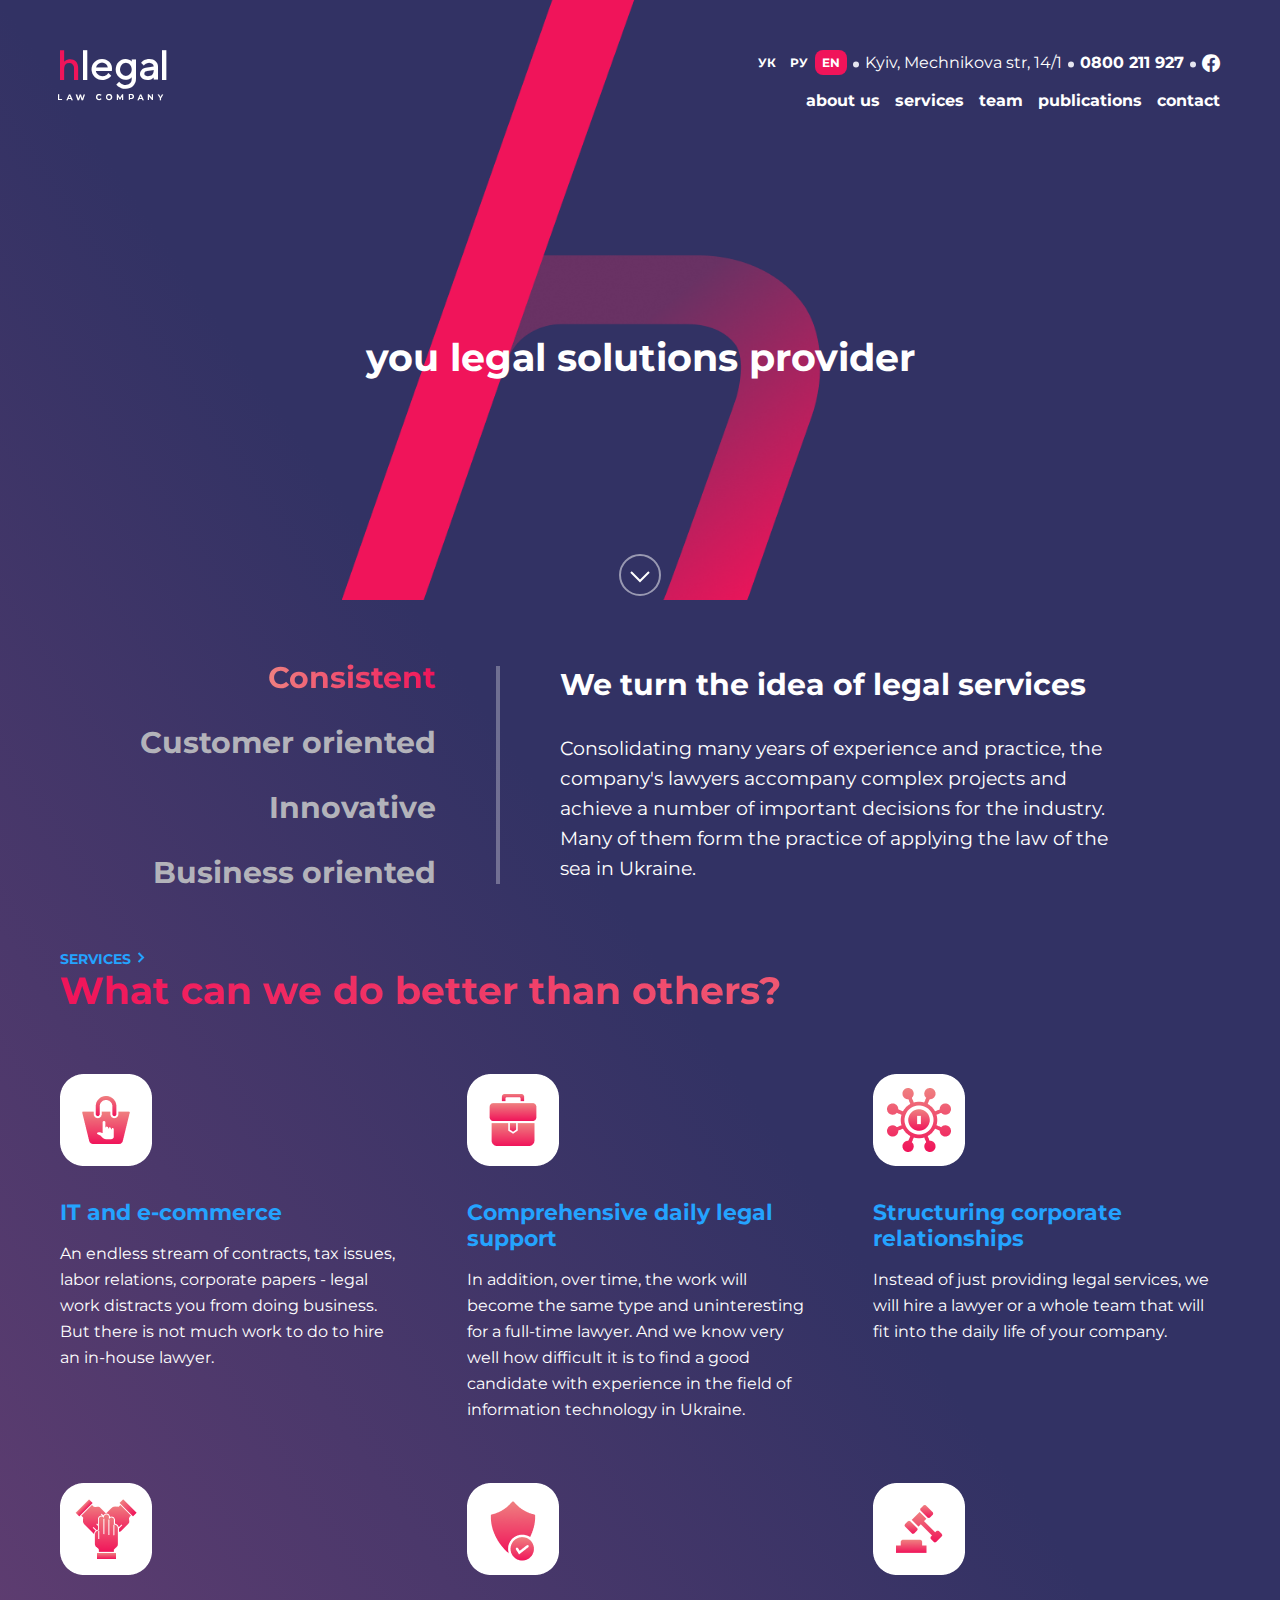
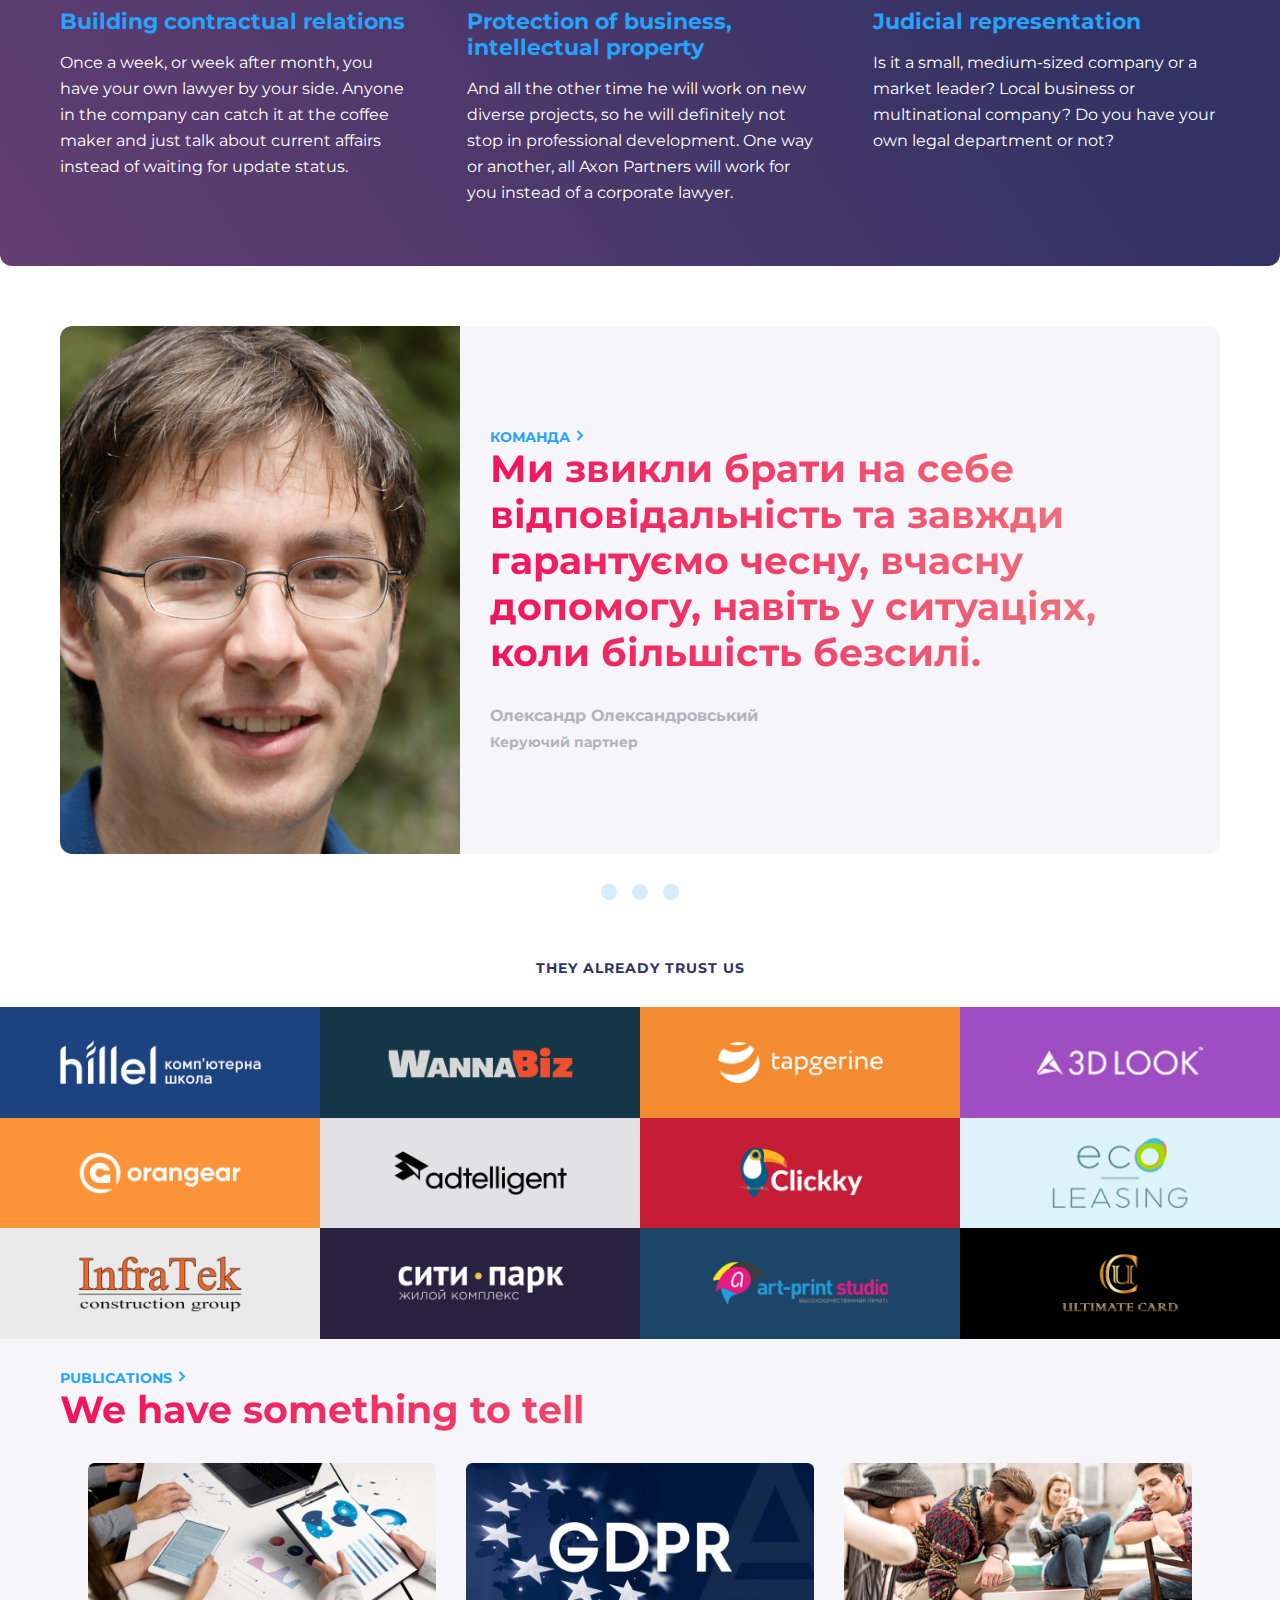
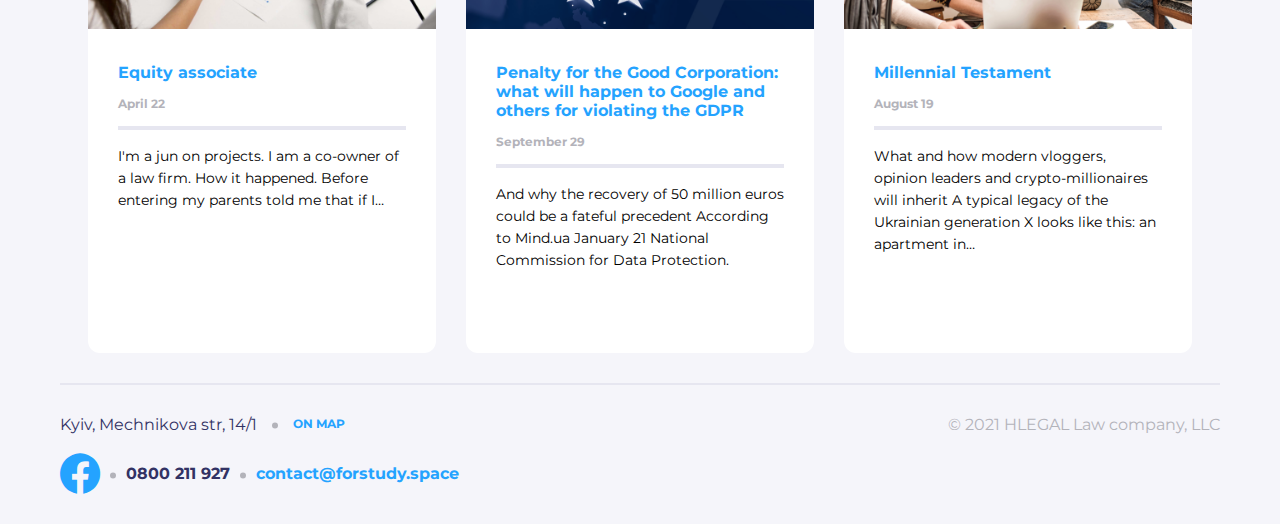
<file: index.html>
<!DOCTYPE html>
<html lang="en">

<head>
    <meta charset="UTF-8">
    <meta name="viewport" content="width=device-width, initial-scale=1.0">
    <link rel="stylesheet" href="./styles/style.css">
    <title>Hlegal</title>
</head>

<body>
    <div class="h_bg">
        <header class="header-mobile">
            <section class="lang">
                <menu class="buttons">
                    <li><button class="btn">УК</button></li>
                    <li><button class="btn">РУ</button></li>
                    <li><button class="btn btn-selected">EN</button></li>
                </menu>
                <a class="lang-phone" href="tel:+0800211927">0800 211 927</a>
            </section> 
            <section class="nav">
                <div class="logo-name_page">
                    <div class="clearfix bshadow0 pbs">
                        <span class="icon-logo_dark"><span class="path1"></span><span class="path2"></span><span class="path3"></span><span class="path4"></span><span class="path5"></span><span class="path6"></span><span class="path7"></span><span class="path8"></span><span class="path9"></span><span class="path10"></span><span class="path11"></span><span class="path12"></span><span class="path13"></span><span class="path14"></span><span class="path15"></span><span class="path16"></span><span class="path17"></span></span>
                        <span class="mls"></span>
                    </div>
                    <h3 class="name_page">services</h3>
                </div>
            <div class="btn_menu">
                <svg width="32" height="33" viewBox="0 0 32 33" fill="none" xmlns="http://www.w3.org/2000/svg">
                    <g id="Button / Hamburger">
                    <path id="Vector" d="M7 10.5H25" stroke="white" stroke-width="2"/>
                    <path id="Vector_2" d="M7 16.5H25" stroke="white" stroke-width="2"/>
                    <path id="Vector_3" d="M7 22.5H25" stroke="white" stroke-width="2"/>
                    </g>
                    </svg>
            </div>
            </section>
            <section class="text_scroll">
                <h1 class="title">you legal solutions provider</h1>
            <div class="scroll">
                <svg width="42" height="42" viewBox="0 0 42 42" fill="none" xmlns="http://www.w3.org/2000/svg">
                    <g clip-path="url(#clip0_22728_12366)">
                    <circle opacity="0.5" cx="21" cy="21" r="20" stroke="white" stroke-width="2"/>
                    <path d="M12 18L21 27L30 18" stroke="white" stroke-width="2"/>
                    </g>
                    <defs>
                    <clipPath id="clip0_22728_12366">
                    <rect width="42" height="42" fill="white"/>
                    </clipPath>
                    </defs>
                    </svg>
            </div>
            </section>
        </header>
        <div class="container">
            <header class="header">
                <section class="line">
                    <div class="clearfix bshadow0 pbs">
                        <span class="icon-logo_dark-text"><span class="path1"></span><span class="path2"></span><span
                                class="path3"></span><span class="path4"></span><span class="path5"></span><span
                                class="path6"></span><span class="path7"></span><span class="path8"></span><span
                                class="path9"></span><span class="path10"></span><span class="path11"></span><span
                                class="path12"></span><span class="path13"></span><span class="path14"></span><span
                                class="path15"></span><span class="path16"></span></span>
                        <span class="mls"></span>
                    </div>
                    <div class="info">
                        <div class="cta">
                            <menu class="lang">
                                <li><button class="btn">УК</button></li>
                                <li><button class="btn">РУ</button></li>
                                <li><button class="btn btn-selected">EN</button></li>
                            </menu>
                            <div class="dot_separator">
                                <svg width="6" height="7" viewBox="0 0 6 7" fill="none"
                                    xmlns="http://www.w3.org/2000/svg">
                                    <circle id="Dot separator" cx="3" cy="3.5" r="3" fill="#E6E6F0" />
                                </svg>
                            </div>
                            <p class="address">Kyiv, Mechnikova str, 14/1</p>
                            <div class="dot_separator">
                                <svg width="6" height="7" viewBox="0 0 6 7" fill="none"
                                    xmlns="http://www.w3.org/2000/svg">
                                    <circle id="Dot separator" cx="3" cy="3.5" r="3" fill="#E6E6F0" />
                                </svg>
                            </div>
                            <a href="tel:+0800 211 927" class="phone">0800 211 927</a>
                            <div class="dot_separator">
                                <svg width="6" height="7" viewBox="0 0 6 7" fill="none"
                                    xmlns="http://www.w3.org/2000/svg">
                                    <circle id="Dot separator" cx="3" cy="3.5" r="3" fill="#E6E6F0" />
                                </svg>
                            </div>
                            <span class="icon-facebook"></span>
                        </div>
                        <nav class="nav">
                            <menu>
                                <li>
                                    <a class="page" href="#">about us</a>
                                </li>
                                <li>
                                    <a class="page" href="#">services</a>
                                </li>
                                <li>
                                    <a class="page" href="#">team</a>
                                </li>
                                <li>
                                    <a class="page" href="#">publications</a>
                                </li>
                                <li>
                                    <a class="page" href="#">contact</a>
                                </li>
                            </menu>
                        </nav>
                    </div>
                </section>
                <section class="line-tablet">
                    <div class="info">
                        <div class="cta">
                            <menu class="lang">
                                <li><button class="btn">УК</button></li>
                                <li><button class="btn">РУ</button></li>
                                <li><button class="btn btn-selected">EN</button></li>
                            </menu>
                            <div class="dot_separator">
                                <svg width="6" height="7" viewBox="0 0 6 7" fill="none"
                                    xmlns="http://www.w3.org/2000/svg">
                                    <circle id="Dot separator" cx="3" cy="3.5" r="3" fill="#E6E6F0" />
                                </svg>
                            </div>
                            <p class="address">Kyiv, Mechnikova str, 14/1</p>
                            <div class="dot_separator">
                                <svg width="6" height="7" viewBox="0 0 6 7" fill="none"
                                    xmlns="http://www.w3.org/2000/svg">
                                    <circle id="Dot separator" cx="3" cy="3.5" r="3" fill="#E6E6F0" />
                                </svg>
                            </div>
                            <a href="tel:+0800 211 927" class="phone">0800 211 927</a>
                            <div class="dot_separator">
                                <svg width="6" height="7" viewBox="0 0 6 7" fill="none"
                                    xmlns="http://www.w3.org/2000/svg">
                                    <circle id="Dot separator" cx="3" cy="3.5" r="3" fill="#E6E6F0" />
                                </svg>
                            </div>
                            <span class="icon-facebook"></span>
                        </div>
                            <span class="icon-logo_dark-text"><span class="path1"></span><span class="path2"></span><span
                                    class="path3"></span><span class="path4"></span><span class="path5"></span><span
                                    class="path6"></span><span class="path7"></span><span class="path8"></span><span
                                    class="path9"></span><span class="path10"></span><span class="path11"></span><span
                                    class="path12"></span><span class="path13"></span><span class="path14"></span><span
                                    class="path15"></span><span class="path16"></span></span>
                            <span class="mls"></span>
                        <nav class="nav">
                            <menu>
                                <li>
                                    <a class="page" href="#">about us</a>
                                </li>
                                <li>
                                    <a class="page" href="#">services</a>
                                </li>
                                <li>
                                    <a class="page" href="#">team</a>
                                </li>
                                <li>
                                    <a class="page" href="#">publications</a>
                                </li>
                                <li>
                                    <a class="page" href="#">contact</a>
                                </li>
                            </menu>
                        </nav>
                    </div>
                </section>
                <h1 class="title">you legal solutions provider</h1>
                <div class="scroll">
                    <svg width="42" height="42" viewBox="0 0 42 42" fill="none" xmlns="http://www.w3.org/2000/svg">
                        <g clip-path="url(#clip0_22728_12366)">
                            <circle opacity="0.5" cx="21" cy="21" r="20" stroke="white" stroke-width="2" />
                            <path d="M12 18L21 27L30 18" stroke="white" stroke-width="2" />
                        </g>
                        <defs>
                            <clipPath id="clip0_22728_12366">
                                <rect width="42" height="42" fill="white" />
                            </clipPath>
                        </defs>
                    </svg>
                </div>
            </header>
            <main>
                <section class="info-buttons">
                    <menu class="buttons">
                        <li>
                            <div class="btn btn-selected">Consistent</div>
                        </li>
                        <li>
                            <div class="btn">Customer oriented</div>
                        </li>
                        <li>
                            <div class="btn">Innovative</div>
                        </li>
                        <li>
                            <div class="btn">Business oriented</div>
                        </li>
                    </menu>
                    <div class="info">
                        <h2 class="info-title">We turn the idea of legal services</h2>
                        <p class="info-text">Consolidating many years of experience and practice, the company's lawyers
                            accompany complex projects and achieve a number of important decisions for the industry.
                            Many of them form the practice of applying the law of the sea in Ukraine.</p>
                    </div>
                </section>
                <section class="better">
                    <span>SERVICES
                        <svg width="12" height="13" viewBox="0 0 12 13" fill="none" xmlns="http://www.w3.org/2000/svg">
                            <g id="Assets / Arrow">
                                <path id="Vector 2" d="M3.5 2L8 6.5L3.5 11" stroke="#24A3FF" stroke-width="2" />
                            </g>
                        </svg>
                    </span>
                    <h2 class="better-title">What can we do better than others?</h2>
                    <div class="cards">
                        <div class="card">
                            <img src="./images/card-icon1.png" alt="">
                            <div class="h2 card-title">IT and e-commerce</div>
                            <p class="card-text">An endless stream of contracts, tax issues, labor relations, corporate
                                papers - legal work distracts you from doing business. But there is not much work to do
                                to hire an in-house lawyer.</p>
                        </div>
                        <div class="card">
                            <img src="./images/card-icon2.png" alt="">
                            <div class="h2 card-title">Comprehensive daily legal support</div>
                            <p class="card-text">In addition, over time, the work will become the same type and
                                uninteresting for a full-time lawyer. And we know very well how difficult it is to find
                                a good candidate with experience in the field of information technology in Ukraine. </p>
                        </div>
                        <div class="card">
                            <img src="./images/card-icon3.png" alt="">
                            <div class="h2 card-title">Structuring corporate relationships</div>
                            <p class="card-text">Instead of just providing legal services, we will hire a lawyer or a
                                whole team that will fit into the daily life of your company.</p>
                        </div>
                        <div class="card">
                            <img src="./images/card-icon4.png" alt="">
                            <div class="h2 card-title">Building contractual relations</div>
                            <p class="card-text">Once a week, or week after month, you have your own lawyer by your
                                side. Anyone in the company can catch it at the coffee maker and just talk about current
                                affairs instead of waiting for update status.</p>
                        </div>
                        <div class="card">
                            <img src="./images/card-icon5.png" alt="">
                            <div class="h2 card-title">Protection of business, intellectual property</div>
                            <p class="card-text">And all the other time he will work on new diverse projects, so he will
                                definitely not stop in professional development. One way or another, all Axon Partners
                                will work for you instead of a corporate lawyer.</p>
                        </div>
                        <div class="card">
                            <img src="./images/card-icon6.png" alt="">
                            <div class="h2 card-title">Judicial representation</div>
                            <p class="card-text">Is it a small, medium-sized company or a market leader? Local business
                                or multinational company? Do you have your own legal department or not?</p>
                        </div>
                    </div>
                </section>
            </main>
        </div>
    </div>
    <main>
        <div class="container">
            <section class="team">
                <div class="man">
                    <img src="./images/team_man.png" alt="" class="img img1">
                    <img src="./images/team_man2.png" alt="" class="img img2">
                    <img src="./images/team-man3.png" alt="" class="img img3">
                    <img src="./images/team-man4.png" alt="" class="img img4">
                    <div class="info">
                        <span>КОМАНДА
                            <svg width="12" height="13" viewBox="0 0 12 13" fill="none"
                                xmlns="http://www.w3.org/2000/svg">
                                <g id="Assets / Arrow">
                                    <path id="Vector 2" d="M3.5 2L8 6.5L3.5 11" stroke="#24A3FF" stroke-width="2" />
                                </g>
                            </svg>
                        </span> <br>
                        <p class="info-text">Ми звикли брати на себе відповідальність та завжди гарантуємо чесну, вчасну
                            допомогу, навіть у ситуаціях, коли більшість безсилі.</p>
                        <p class="info-name">Олександр Олександровський</p>
                        <p class="info-position">Керуючий партнер</p>
                    </div>
                </div>
                <div class="dots">
                    <span class="dot"></span>
                    <span class="dot"></span>
                    <span class="dot"></span>
                </div>
            </section>
            <section class="companies1">
                <p class="text">THEY ALREADY TRUST US</p>
                <div class="cards">
                    <div class="card"><img src="/images/company1.png" alt=""></div>
                    <div class="card"><img src="/images/company2.png" alt=""></div>
                    <div class="card"><img src="/images/company3.png" alt=""></div>
                    <div class="card"><img src="/images/company4.png" alt=""></div>
                    <div class="card"><img src="/images/company5.png" alt=""></div>
                    <div class="card"><img src="/images/company6.png" alt=""></div>
                    <div class="card"><img src="/images/company7.png" alt=""></div>
                    <div class="card"><img src="/images/company8.png" alt=""></div>
                    <div class="card"><img src="/images/company9.png" alt=""></div>
                    <div class="card"><img src="/images/company10.png" alt=""></div>
                    <div class="card"><img src="/images/company11.png" alt=""></div>
                    <div class="card"><img src="/images/company12.png" alt=""></div>
                </div>
            </section>
        </div>
        <section class="companies2">
            <p class="text">THEY ALREADY TRUST US</p>
            <div class="cards">
                <div class="card"><img src="/images/company1.png" alt=""></div>
                <div class="card"><img src="/images/company2.png" alt=""></div>
                <div class="card"><img src="/images/company3.png" alt=""></div>
                <div class="card"><img src="/images/company4.png" alt=""></div>
                <div class="card"><img src="/images/company5.png" alt=""></div>
                <div class="card"><img src="/images/company6.png" alt=""></div>
                <div class="card card-out"><img src="/images/company7.png" alt=""></div>
                <div class="card card-out"><img src="/images/company8.png" alt=""></div>
                <div class="card card-out"><img src="/images/company9.png" alt=""></div>
                <div class="card card-out"><img src="/images/company10.png" alt=""></div>
                <div class="card card-out"><img src="/images/company11.png" alt=""></div>
                <div class="card card-out"><img src="/images/company12.png" alt=""></div>
            </div>
        </section>
        <div class="grey-bg">
            <section class="publications container">
                <span>PUBLICATIONS
                    <svg width="12" height="13" viewBox="0 0 12 13" fill="none" xmlns="http://www.w3.org/2000/svg">
                        <g id="Assets / Arrow">
                            <path id="Vector 2" d="M3.5 2L8 6.5L3.5 11" stroke="#24A3FF" stroke-width="2" />
                        </g>
                    </svg>
                </span>
                <h2 class="title">We have something to tell</h2>
                <div class="cards">
                    <div class="card">
                        <img src="./images/publications1.png" alt="">
                        <div class="info">
                            <h4 class="info-title">Equity associate</h4>
                            <p class="info-date">April 22</p>
                            <p class="info-text">I'm a jun on projects. I am a co-owner of a law firm. How it happened.
                                Before entering my parents told me that if I…</p>
                        </div>
                    </div>
                    <div class="card">
                        <img src="./images/publications2.png" alt="">
                        <div class="info">
                            <h4 class="info-title">Penalty for the Good Corporation: what will happen to Google and
                                others for violating the GDPR</h4>
                            <p class="info-date">September 29</p>
                            <p class="info-text">And why the recovery of 50 million euros could be a fateful precedent
                                According to Mind.ua January 21 National Commission for Data Protection.</p>
                        </div>
                    </div>
                    <div class="card card-max">
                        <img src="./images/publications3.png" alt="">
                        <div class="info">
                            <h4 class="info-title">Millennial Testament</h4>
                            <p class="info-date">August 19</p>
                            <p class="info-text">What and how modern vloggers, opinion leaders and crypto-millionaires
                                will inherit A typical legacy of the Ukrainian generation X looks like this: an
                                apartment in…</p>
                        </div>
                    </div>
                </div>
            </section>
        </div>
    </main>
    <div class="grey-bg">
        <footer class="footer container">
            <div class="cta">
                <div class="address">
                    <p class="address-text">Kyiv, Mechnikova str, 14/1</p>
                    <div class="dot_separator">
                        <svg width="6" height="7" viewBox="0 0 6 7" fill="none" xmlns="http://www.w3.org/2000/svg">
                            <circle id="Dot separator" cx="3" cy="3.5" r="3" fill="#E6E6F0" />
                        </svg>
                    </div>
                    <p class="map">ON MAP</p>
                </div>
                <div class="contact">
                    <span class="icon-facebook"></span>
                    <div class="dot_separator">
                        <svg width="6" height="7" viewBox="0 0 6 7" fill="none" xmlns="http://www.w3.org/2000/svg">
                            <circle id="Dot separator" cx="3" cy="3.5" r="3" fill="#E6E6F0" />
                        </svg>
                    </div>
                    <a href="tel:+0800 211 927" class="phone">0800 211 927</a>
                    <div class="dot_separator">
                        <svg width="6" height="7" viewBox="0 0 6 7" fill="none" xmlns="http://www.w3.org/2000/svg">
                            <circle id="Dot separator" cx="3" cy="3.5" r="3" fill="#E6E6F0" />
                        </svg>
                    </div>
                    <a href="mailto:contact@forstudy.space" class="mail">contact@forstudy.space</a>
                </div>
            </div>
            <p class="rights">© 2021 HLEGAL Law company, LLC</p>
        </footer>
        <footer class="footer-mobile container">
                    <p class="address-text">Kyiv, Mechnikova str, 14/1</p>
                    <p class="map">ON MAP</p>
                    <span class="icon-facebook"></span>
                    <a href="tel:+0800 211 927" class="phone">0800 211 927</a>
                    <a href="mailto:contact@forstudy.space" class="mail">contact@forstudy.space</a>
            <p class="rights">© 2021 HLEGAL Law company, LLC</p>
        </footer>
    </div>
</body>

</html>
</file>
<file: styles/style.css>
@import url("https://fonts.googleapis.com/css2?family=Montserrat:wght@400;700&display=swap");
@font-face {
  font-family: "icomoon";
  src: url("../fonts/icomoon.eot");
  src: url("../fonts/icomoon.eot") format("embedded-opentype"), url("../fonts/icomoon.ttf") format("truetype"), url("../fonts/icomoon.woff") format("woff"), url("../fonts/icomoon.svg") format("svg");
  font-weight: normal;
  font-style: normal;
  font-display: block;
}
[class^=icon-], [class*=" icon-"] {
  /* use !important to prevent issues with browser extensions that change fonts */
  font-family: "icomoon" !important;
  font-style: normal;
  font-weight: normal;
  font-variant: normal;
  text-transform: none;
  line-height: 1;
  /* Better Font Rendering =========== */
  -webkit-font-smoothing: antialiased;
  -moz-osx-font-smoothing: grayscale;
}

.icon-logo_dark-text .path1:before {
  content: "\e924";
  color: rgb(240, 20, 90);
}

.icon-logo_dark-text .path2:before {
  content: "\e925";
  margin-left: -2.1669921875em;
  color: rgb(255, 255, 255);
}

.icon-logo_dark-text .path3:before {
  content: "\e926";
  margin-left: -2.1669921875em;
  color: rgb(255, 255, 255);
}

.icon-logo_dark-text .path4:before {
  content: "\e927";
  margin-left: -2.1669921875em;
  color: rgb(255, 255, 255);
}

.icon-logo_dark-text .path5:before {
  content: "\e928";
  margin-left: -2.1669921875em;
  color: rgb(255, 255, 255);
}

.icon-logo_dark-text .path6:before {
  content: "\e929";
  margin-left: -2.1669921875em;
  color: rgb(255, 255, 255);
}

.icon-logo_dark-text .path7:before {
  content: "\e92a";
  margin-left: -2.1669921875em;
  color: rgb(255, 255, 255);
}

.icon-logo_dark-text .path8:before {
  content: "\e92b";
  margin-left: -2.1669921875em;
  color: rgb(255, 255, 255);
}

.icon-logo_dark-text .path9:before {
  content: "\e92c";
  margin-left: -2.1669921875em;
  color: rgb(255, 255, 255);
}

.icon-logo_dark-text .path10:before {
  content: "\e92d";
  margin-left: -2.1669921875em;
  color: rgb(255, 255, 255);
}

.icon-logo_dark-text .path11:before {
  content: "\e92e";
  margin-left: -2.1669921875em;
  color: rgb(255, 255, 255);
}

.icon-logo_dark-text .path12:before {
  content: "\e92f";
  margin-left: -2.1669921875em;
  color: rgb(255, 255, 255);
}

.icon-logo_dark-text .path13:before {
  content: "\e930";
  margin-left: -2.1669921875em;
  color: rgb(255, 255, 255);
}

.icon-logo_dark-text .path14:before {
  content: "\e931";
  margin-left: -2.1669921875em;
  color: rgb(255, 255, 255);
}

.icon-logo_dark-text .path15:before {
  content: "\e932";
  margin-left: -2.1669921875em;
  color: rgb(255, 255, 255);
}

.icon-logo_dark-text .path16:before {
  content: "\e933";
  margin-left: -2.1669921875em;
  color: rgb(255, 255, 255);
}

.icon-logo_white-text .path1:before {
  content: "\e934";
  color: rgb(240, 20, 90);
}

.icon-logo_white-text .path2:before {
  content: "\e935";
  margin-left: -2.130859375em;
  color: rgb(50, 50, 100);
}

.icon-logo_white-text .path3:before {
  content: "\e936";
  margin-left: -2.130859375em;
  color: rgb(50, 50, 100);
}

.icon-logo_white-text .path4:before {
  content: "\e937";
  margin-left: -2.130859375em;
  color: rgb(50, 50, 100);
}

.icon-logo_white-text .path5:before {
  content: "\e938";
  margin-left: -2.130859375em;
  color: rgb(50, 50, 100);
}

.icon-logo_white-text .path6:before {
  content: "\e939";
  margin-left: -2.130859375em;
  color: rgb(50, 50, 100);
}

.icon-logo_white-text .path7:before {
  content: "\e93a";
  margin-left: -2.130859375em;
  color: rgb(50, 50, 100);
}

.icon-logo_white-text .path8:before {
  content: "\e93b";
  margin-left: -2.130859375em;
  color: rgb(50, 50, 100);
}

.icon-logo_white-text .path9:before {
  content: "\e93c";
  margin-left: -2.130859375em;
  color: rgb(50, 50, 100);
}

.icon-logo_white-text .path10:before {
  content: "\e93d";
  margin-left: -2.130859375em;
  color: rgb(50, 50, 100);
}

.icon-logo_white-text .path11:before {
  content: "\e93e";
  margin-left: -2.130859375em;
  color: rgb(50, 50, 100);
}

.icon-logo_white-text .path12:before {
  content: "\e93f";
  margin-left: -2.130859375em;
  color: rgb(50, 50, 100);
}

.icon-logo_white-text .path13:before {
  content: "\e940";
  margin-left: -2.130859375em;
  color: rgb(50, 50, 100);
}

.icon-logo_white-text .path14:before {
  content: "\e941";
  margin-left: -2.130859375em;
  color: rgb(50, 50, 100);
}

.icon-logo_white-text .path15:before {
  content: "\e942";
  margin-left: -2.130859375em;
  color: rgb(50, 50, 100);
}

.icon-logo_white-text .path16:before {
  content: "\e943";
  margin-left: -2.130859375em;
  color: rgb(50, 50, 100);
}

.icon-logo_dark .path1:before {
  content: "\e900";
  color: rgb(240, 20, 90);
}

.icon-logo_dark .path2:before {
  content: "\e901";
  margin-left: -2.5830078125em;
  color: rgb(255, 255, 255);
}

.icon-logo_dark .path3:before {
  content: "\e902";
  margin-left: -2.5830078125em;
  color: rgb(255, 255, 255);
}

.icon-logo_dark .path4:before {
  content: "\e903";
  margin-left: -2.5830078125em;
  color: rgb(255, 255, 255);
}

.icon-logo_dark .path5:before {
  content: "\e904";
  margin-left: -2.5830078125em;
  color: rgb(255, 255, 255);
}

.icon-logo_dark .path6:before {
  content: "\e905";
  margin-left: -2.5830078125em;
  color: rgb(255, 255, 255);
}

.icon-logo_dark .path7:before {
  content: "\e906";
  margin-left: -2.5830078125em;
  color: rgb(255, 255, 255);
}

.icon-logo_dark .path8:before {
  content: "\e907";
  margin-left: -2.5830078125em;
  color: rgb(255, 255, 255);
}

.icon-logo_dark .path9:before {
  content: "\e908";
  margin-left: -2.5830078125em;
  color: rgb(255, 255, 255);
}

.icon-logo_dark .path10:before {
  content: "\e909";
  margin-left: -2.5830078125em;
  color: rgb(255, 255, 255);
}

.icon-logo_dark .path11:before {
  content: "\e90a";
  margin-left: -2.5830078125em;
  color: rgb(255, 255, 255);
}

.icon-logo_dark .path12:before {
  content: "\e90b";
  margin-left: -2.5830078125em;
  color: rgb(255, 255, 255);
}

.icon-logo_dark .path13:before {
  content: "\e90c";
  margin-left: -2.5830078125em;
  color: rgb(255, 255, 255);
}

.icon-logo_dark .path14:before {
  content: "\e90d";
  margin-left: -2.5830078125em;
  color: rgb(255, 255, 255);
}

.icon-logo_dark .path15:before {
  content: "\e90e";
  margin-left: -2.5830078125em;
  color: rgb(255, 255, 255);
}

.icon-logo_dark .path16:before {
  content: "\e90f";
  margin-left: -2.5830078125em;
  color: rgb(255, 255, 255);
}

.icon-logo_dark .path17:before {
  content: "\e910";
  margin-left: -2.5830078125em;
  color: rgb(240, 20, 90);
}

.icon-logo_white .path1:before {
  content: "\e911";
  color: rgb(240, 20, 90);
}

.icon-logo_white .path2:before {
  content: "\e912";
  margin-left: -2.5830078125em;
  color: rgb(50, 50, 100);
}

.icon-logo_white .path3:before {
  content: "\e913";
  margin-left: -2.5830078125em;
  color: rgb(50, 50, 100);
}

.icon-logo_white .path4:before {
  content: "\e914";
  margin-left: -2.5830078125em;
  color: rgb(50, 50, 100);
}

.icon-logo_white .path5:before {
  content: "\e915";
  margin-left: -2.5830078125em;
  color: rgb(50, 50, 100);
}

.icon-logo_white .path6:before {
  content: "\e916";
  margin-left: -2.5830078125em;
  color: rgb(50, 50, 100);
}

.icon-logo_white .path7:before {
  content: "\e917";
  margin-left: -2.5830078125em;
  color: rgb(50, 50, 100);
}

.icon-logo_white .path8:before {
  content: "\e918";
  margin-left: -2.5830078125em;
  color: rgb(50, 50, 100);
}

.icon-logo_white .path9:before {
  content: "\e919";
  margin-left: -2.5830078125em;
  color: rgb(50, 50, 100);
}

.icon-logo_white .path10:before {
  content: "\e91a";
  margin-left: -2.5830078125em;
  color: rgb(50, 50, 100);
}

.icon-logo_white .path11:before {
  content: "\e91b";
  margin-left: -2.5830078125em;
  color: rgb(50, 50, 100);
}

.icon-logo_white .path12:before {
  content: "\e91c";
  margin-left: -2.5830078125em;
  color: rgb(50, 50, 100);
}

.icon-logo_white .path13:before {
  content: "\e91d";
  margin-left: -2.5830078125em;
  color: rgb(50, 50, 100);
}

.icon-logo_white .path14:before {
  content: "\e91e";
  margin-left: -2.5830078125em;
  color: rgb(50, 50, 100);
}

.icon-logo_white .path15:before {
  content: "\e91f";
  margin-left: -2.5830078125em;
  color: rgb(50, 50, 100);
}

.icon-logo_white .path16:before {
  content: "\e920";
  margin-left: -2.5830078125em;
  color: rgb(50, 50, 100);
}

.icon-logo_white .path17:before {
  content: "\e921";
  margin-left: -2.5830078125em;
  color: rgb(240, 20, 90);
}

.icon-facebook:before {
  content: "\e945";
  color: #24a3ff;
}

.icon-facebook-gray:before {
  content: "\e946";
  color: #b3b3ba;
}

* {
  text-decoration: none;
  list-style-type: none;
  color: #000;
  margin: 0;
  padding: 0;
  transition: color 0.3s linear;
}

@media screen and (min-width: 1440px) {
  .container {
    max-width: 1320px;
    margin: auto;
  }
  .h_bg {
    background: #323264;
    background: linear-gradient(to bottom left, #323264 50%, #643e72 100%);
    background-size: 100%;
    border-radius: 0 0 12px 12px;
  }
  .h_bg .header-mobile {
    display: none;
  }
  .h_bg .header {
    background: url(../images/h_bg.png) 48% 0/573px 600px no-repeat;
    min-height: 600px;
    display: flex;
    justify-content: space-between;
    align-items: center;
    gap: 0;
    flex-direction: column;
  }
  .h_bg .header .line-tablet {
    display: none;
  }
  .h_bg .header .line {
    display: flex;
    justify-content: space-between;
    align-items: flex-start;
    gap: 0;
    flex-direction: row;
    width: 100%;
    margin: 50px 0;
  }
  .h_bg .header .line .clearfix {
    font-size: 50px;
  }
  .h_bg .header .line .info {
    font-family: "Montserrat", sans-serif;
    font-style: normal;
    font-size: 16px;
    font-weight: 700;
    line-height: none;
  }
  .h_bg .header .line .info .cta {
    display: flex;
    justify-content: center;
    align-items: center;
    gap: 6px;
    flex-direction: row;
  }
  .h_bg .header .line .info .cta .address {
    color: #fff;
    font-weight: 400;
  }
  .h_bg .header .line .info .cta .phone {
    color: #fff;
  }
  .h_bg .header .line .info .cta .icon-facebook {
    font-size: 18px;
  }
  .h_bg .header .line .info .cta .icon-facebook::before {
    color: #fff;
    transition: color 0.3s linear;
  }
  .h_bg .header .line .info .cta .icon-facebook:hover::before, .h_bg .header .line .info .cta .icon-facebook:active::before {
    color: #F0145A;
  }
  .h_bg .header .line .info .cta .lang {
    display: flex;
    justify-content: center;
    align-items: center;
    gap: 0;
    flex-direction: row;
  }
  .h_bg .header .line .info .cta .lang .btn {
    padding: 5px 7px;
    font-family: "Montserrat", sans-serif;
    font-style: normal;
    font-size: 12px;
    font-weight: 700;
    line-height: none;
    color: #fff;
    border: 0;
    background-color: transparent;
    border-radius: 8px;
    transition: background-color 0.3s linear;
  }
  .h_bg .header .line .info .cta .lang .btn-selected {
    background-color: #F0145A;
  }
  .h_bg .header .line .info .cta .lang .btn:hover, .h_bg .header .line .info .cta .lang .btn:active {
    background-color: rgba(255, 255, 255, 0.2);
  }
  .h_bg .header .line .info .nav {
    margin-top: 16px;
  }
  .h_bg .header .line .info .nav menu {
    display: flex;
    justify-content: flex-end;
    align-items: center;
    gap: 15px;
    flex-direction: row;
  }
  .h_bg .header .line .info .nav menu .page {
    color: #fff;
    position: relative;
  }
  .h_bg .header .line .info .nav menu .page::after {
    content: "";
    opacity: 0;
    width: 100%;
    height: 2px;
    background-color: #fff;
    position: absolute;
    top: 100%;
    left: 0;
    z-index: 1;
    transition: opacity 0.3s linear;
  }
  .h_bg .header .line .info .nav menu .page:hover::after, .h_bg .header .line .info .nav menu .page:active::after {
    opacity: 1;
  }
  .h_bg .header .title {
    font-family: "Montserrat", sans-serif;
    font-style: normal;
    font-size: 38px;
    font-weight: 700;
    line-height: none;
    color: #fff;
    width: 80%;
    text-align: center;
  }
  .h_bg .header .scroll svg path,
  .h_bg .header .scroll svg circle {
    transition: stroke 0.3s linear;
  }
  .h_bg .header .scroll:hover svg circle,
  .h_bg .header .scroll:hover svg path, .h_bg .header .scroll:active svg circle,
  .h_bg .header .scroll:active svg path {
    stroke: #F0145A;
  }
  .info-buttons {
    display: flex;
    justify-content: center;
    align-items: center;
    gap: 0px;
    flex-direction: row;
    padding: 60px 0;
  }
  .info-buttons .buttons {
    display: flex;
    justify-content: flex-end;
    align-items: flex-end;
    gap: 30px;
    flex-direction: column;
    padding-right: 60px;
    border-right: 4px solid rgba(255, 255, 255, 0.3);
  }
  .info-buttons .buttons .btn {
    font-family: "Montserrat", sans-serif;
    font-style: normal;
    font-size: 30px;
    font-weight: 700;
    line-height: 35px;
    color: #B3B3BA;
    text-align: center;
    white-space: nowrap;
  }
  .info-buttons .buttons .btn-selected {
    background: #ef8080;
    background: linear-gradient(to right, #ef8080 0%, #f0145a 100%);
    -webkit-background-clip: text;
    -webkit-text-fill-color: transparent;
  }
  .info-buttons .buttons .btn:hover, .info-buttons .buttons .btn:active {
    color: #F0145A;
  }
  .info-buttons .info {
    width: 50%;
    padding-left: 60px;
  }
  .info-buttons .info-title {
    font-family: "Montserrat", sans-serif;
    font-style: normal;
    font-size: 30px;
    font-weight: 700;
    line-height: 38px;
    color: #fff;
  }
  .info-buttons .info-text {
    font-family: "Montserrat", sans-serif;
    font-style: normal;
    font-size: 19px;
    font-weight: 400;
    line-height: 30px;
    color: #fff;
    margin-top: 30px;
  }
  .better-title {
    font-family: "Montserrat", sans-serif;
    font-style: normal;
    font-size: 38px;
    font-weight: 700;
    line-height: 46px;
    background: #ef8080;
    background: linear-gradient(to left, #ef8080 0%, #f0145a 100%);
    -webkit-background-clip: text;
    -webkit-text-fill-color: transparent;
  }
  .better span {
    font-family: "Montserrat", sans-serif;
    font-style: normal;
    font-size: 14px;
    font-weight: 700;
    line-height: 17px;
    color: #24A3FF;
  }
  .better span svg path {
    transition: stroke 0.3s linear;
  }
  .better span:hover, .better span:active {
    color: #F0145A;
  }
  .better span:hover svg path, .better span:active svg path {
    stroke: #F0145A;
  }
  .better .cards {
    padding: 60px 0;
    width: 100%;
    display: grid;
    grid-template-columns: repeat(auto-fit, minmax(25%, 1fr));
    gap: 60px;
  }
  .better .cards .card-title {
    font-family: "Montserrat", sans-serif;
    font-style: normal;
    font-size: 22px;
    font-weight: 700;
    line-height: 26px;
    color: #24A3FF;
    margin: 30px 0 15px 0;
  }
  .better .cards .card-text {
    font-family: "Montserrat", sans-serif;
    font-style: normal;
    font-size: 16px;
    font-weight: 400;
    line-height: 26px;
    color: #fff;
  }
  .team {
    margin-top: 60px;
  }
  .team .man {
    display: flex;
    justify-content: center;
    align-items: center;
    gap: 0;
    flex-direction: row;
    background-color: #F5F5FA;
    border-radius: 12px;
  }
  .team .man .img {
    border-radius: 12px 0 0 12px;
    width: 100%;
    -o-object-fit: cover;
       object-fit: cover;
  }
  .team .man .img1 {
    display: block;
  }
  .team .man .img2 {
    display: none;
  }
  .team .man .img3 {
    display: none;
  }
  .team .man .img4 {
    display: none;
  }
  .team .man .info {
    padding: 30px;
  }
  .team .man .info span {
    font-family: "Montserrat", sans-serif;
    font-style: normal;
    font-size: 14px;
    font-weight: 700;
    line-height: 17px;
    color: #24A3FF;
  }
  .team .man .info-text {
    font-family: "Montserrat", sans-serif;
    font-style: normal;
    font-size: 38px;
    font-weight: 700;
    line-height: 46px;
    background: #ef8080;
    background: linear-gradient(to left, #ef8080 0%, #f0145a 100%);
    -webkit-background-clip: text;
    -webkit-text-fill-color: transparent;
    margin-bottom: 30px;
  }
  .team .man .info-name {
    font-family: "Montserrat", sans-serif;
    font-style: normal;
    font-size: 16px;
    font-weight: 700;
    line-height: 19px;
    color: #B3B3BA;
    margin-bottom: 6px;
  }
  .team .man .info-position {
    font-family: "Montserrat", sans-serif;
    font-style: normal;
    font-size: 14px;
    font-weight: 700;
    line-height: 22px;
    color: #B3B3BA;
  }
  .team .dots {
    margin: 30px 0 60px 0;
    display: flex;
    justify-content: center;
    align-items: center;
    gap: 15px;
    flex-direction: row;
  }
  .team .dots .dot {
    cursor: pointer;
    height: 16px;
    width: 16px;
    background-color: rgba(36, 163, 255, 0.2);
    border-radius: 50%;
    display: inline-block;
    transition: background-color 0.6s ease;
  }
  .team .dots .active,
  .team .dots .dot:hover {
    background-color: #24A3FF;
  }
  .companies1 .text {
    font-family: "Montserrat", sans-serif;
    font-style: normal;
    font-size: 14px;
    font-weight: 700;
    line-height: 17px;
    color: #323264;
    text-align: center;
    margin-bottom: 30px;
    letter-spacing: 1px;
  }
  .companies1 .cards {
    width: 100%;
    display: grid;
    grid-template: repeat(3, 1fr)/repeat(4, 1fr);
  }
  .companies1 .cards .card img {
    width: 100%;
    height: 100%;
    -o-object-fit: cover;
       object-fit: cover;
  }
  .companies2 {
    display: none;
  }
  .grey-bg {
    background-color: #F5F5FA;
  }
  .publications {
    padding: 30px 0;
  }
  .publications span {
    font-family: "Montserrat", sans-serif;
    font-style: normal;
    font-size: 14px;
    font-weight: 700;
    line-height: 17px;
    color: #24A3FF;
  }
  .publications .title {
    font-family: "Montserrat", sans-serif;
    font-style: normal;
    font-size: 38px;
    font-weight: 700;
    line-height: 46px;
    background: #ef8080;
    background: linear-gradient(to left, #ef8080 0%, #f0145a 100%);
    -webkit-background-clip: text;
    -webkit-text-fill-color: transparent;
  }
  .publications .cards {
    margin-top: 30px;
    display: flex;
    justify-content: center;
    align-items: flex-start;
    gap: 30px;
    flex-direction: row;
  }
  .publications .cards .card {
    background-color: #fff;
    min-height: 470px;
    width: 30%;
    border-radius: 12px;
  }
  .publications .cards .card img {
    width: 100%;
  }
  .publications .cards .card .info {
    padding: 30px;
  }
  .publications .cards .card .info-title {
    font-family: "Montserrat", sans-serif;
    font-style: normal;
    font-size: 16px;
    font-weight: 700;
    line-height: 19px;
    color: #24A3FF;
  }
  .publications .cards .card .info-date {
    font-family: "Montserrat", sans-serif;
    font-style: normal;
    font-size: 12px;
    font-weight: 700;
    line-height: 14px;
    color: #B3B3BA;
    margin: 15px 0;
  }
  .publications .cards .card .info-text {
    font-family: "Montserrat", sans-serif;
    font-style: normal;
    font-size: 14px;
    font-weight: 400;
    line-height: 22px;
    color: #000;
    padding-top: 15px;
    border-top: 4px solid #E6E6F0;
  }
  .footer-mobile {
    display: none;
  }
  .footer {
    display: flex;
    justify-content: space-between;
    align-items: flex-start;
    gap: 0;
    flex-direction: row;
    padding: 30px 0;
    border-top: 2px solid #E6E6F0;
  }
  .footer .cta {
    display: flex;
    justify-content: none;
    align-items: none;
    gap: 20px;
    flex-direction: column;
  }
  .footer .cta .address {
    display: flex;
    justify-content: flex-start;
    align-items: center;
    gap: 15px;
    flex-direction: row;
  }
  .footer .cta .address-text {
    font-family: "Montserrat", sans-serif;
    font-style: normal;
    font-size: 16px;
    font-weight: 400;
    line-height: 19px;
    color: #323264;
  }
  .footer .cta .address .map {
    font-family: "Montserrat", sans-serif;
    font-style: normal;
    font-size: 12px;
    font-weight: 700;
    line-height: 14px;
    color: #24A3FF;
  }
  .footer .cta .address .dot_separator svg circle {
    fill: #B3B3BA;
  }
  .footer .cta .contact {
    display: flex;
    justify-content: center;
    align-items: center;
    gap: 10px;
    flex-direction: row;
  }
  .footer .cta .contact .icon-facebook {
    font-size: 40px;
  }
  .footer .cta .contact .icon-facebook::before {
    transition: color 0.3s linear;
  }
  .footer .cta .contact .icon-facebook:hover::before, .footer .cta .contact .icon-facebook:active::before {
    color: #F0145A;
  }
  .footer .cta .contact .dot_separator svg circle {
    fill: #B3B3BA;
  }
  .footer .cta .contact .phone {
    font-family: "Montserrat", sans-serif;
    font-style: normal;
    font-size: 16px;
    font-weight: 700;
    line-height: 19px;
    color: #323264;
  }
  .footer .cta .contact .mail {
    font-family: "Montserrat", sans-serif;
    font-style: normal;
    font-size: 16px;
    font-weight: 700;
    line-height: 19px;
    color: #24A3FF;
  }
  .footer .cta .contact .mail:hover, .footer .cta .contact .mail:active {
    color: #F0145A;
  }
  .footer .rights {
    font-family: "Montserrat", sans-serif;
    font-style: normal;
    font-size: 16px;
    font-weight: 400;
    line-height: 19px;
    color: #B3B3BA;
  }
}
@media screen and (max-width: 1439px) and (min-width: 1024px) {
  .container {
    max-width: none;
    margin: 0 60px;
  }
  .h_bg {
    background: #323264;
    background: linear-gradient(to bottom left, #323264 50%, #643e72 100%);
    background-size: 100%;
    border-radius: 0 0 12px 12px;
  }
  .h_bg .header-mobile {
    display: none;
  }
  .h_bg .header {
    background: url(../images/h_bg.png) 48% 0/573px 600px no-repeat;
    min-height: 600px;
    display: flex;
    justify-content: space-between;
    align-items: center;
    gap: 0;
    flex-direction: column;
  }
  .h_bg .header .line-tablet {
    display: none;
  }
  .h_bg .header .line {
    display: flex;
    justify-content: space-between;
    align-items: flex-start;
    gap: 0;
    flex-direction: row;
    width: 100%;
    margin: 50px 0;
  }
  .h_bg .header .line .clearfix {
    font-size: 50px;
  }
  .h_bg .header .line .info {
    font-family: "Montserrat", sans-serif;
    font-style: normal;
    font-size: 16px;
    font-weight: 700;
    line-height: none;
  }
  .h_bg .header .line .info .cta {
    display: flex;
    justify-content: center;
    align-items: center;
    gap: 6px;
    flex-direction: row;
  }
  .h_bg .header .line .info .cta .address {
    color: #fff;
    font-weight: 400;
  }
  .h_bg .header .line .info .cta .phone {
    color: #fff;
  }
  .h_bg .header .line .info .cta .icon-facebook {
    font-size: 18px;
  }
  .h_bg .header .line .info .cta .icon-facebook::before {
    color: #fff;
    transition: color 0.3s linear;
  }
  .h_bg .header .line .info .cta .icon-facebook:hover::before, .h_bg .header .line .info .cta .icon-facebook:active::before {
    color: #F0145A;
  }
  .h_bg .header .line .info .cta .lang {
    display: flex;
    justify-content: center;
    align-items: center;
    gap: 0;
    flex-direction: row;
  }
  .h_bg .header .line .info .cta .lang .btn {
    padding: 5px 7px;
    font-family: "Montserrat", sans-serif;
    font-style: normal;
    font-size: 12px;
    font-weight: 700;
    line-height: none;
    color: #fff;
    border: 0;
    background-color: transparent;
    border-radius: 8px;
    transition: background-color 0.3s linear;
  }
  .h_bg .header .line .info .cta .lang .btn-selected {
    background-color: #F0145A;
  }
  .h_bg .header .line .info .cta .lang .btn:hover, .h_bg .header .line .info .cta .lang .btn:active {
    background-color: rgba(255, 255, 255, 0.2);
  }
  .h_bg .header .line .info .nav {
    margin-top: 16px;
  }
  .h_bg .header .line .info .nav menu {
    display: flex;
    justify-content: flex-end;
    align-items: center;
    gap: 15px;
    flex-direction: row;
  }
  .h_bg .header .line .info .nav menu .page {
    color: #fff;
    position: relative;
  }
  .h_bg .header .line .info .nav menu .page::after {
    content: "";
    opacity: 0;
    width: 100%;
    height: 2px;
    background-color: #fff;
    position: absolute;
    top: 100%;
    left: 0;
    z-index: 1;
    transition: opacity 0.3s linear;
  }
  .h_bg .header .line .info .nav menu .page:hover::after, .h_bg .header .line .info .nav menu .page:active::after {
    opacity: 1;
  }
  .h_bg .header .title {
    font-family: "Montserrat", sans-serif;
    font-style: normal;
    font-size: 38px;
    font-weight: 700;
    line-height: none;
    color: #fff;
    width: 80%;
    text-align: center;
  }
  .h_bg .header .scroll svg path,
  .h_bg .header .scroll svg circle {
    transition: stroke 0.3s linear;
  }
  .h_bg .header .scroll:hover svg circle,
  .h_bg .header .scroll:hover svg path, .h_bg .header .scroll:active svg circle,
  .h_bg .header .scroll:active svg path {
    stroke: #F0145A;
  }
  .info-buttons {
    display: flex;
    justify-content: center;
    align-items: center;
    gap: 0px;
    flex-direction: row;
    padding: 60px 0;
  }
  .info-buttons .buttons {
    display: flex;
    justify-content: flex-end;
    align-items: flex-end;
    gap: 30px;
    flex-direction: column;
    padding-right: 60px;
  }
  .info-buttons .buttons .btn {
    font-family: "Montserrat", sans-serif;
    font-style: normal;
    font-size: 30px;
    font-weight: 700;
    line-height: 35px;
    color: #B3B3BA;
    text-align: center;
    white-space: nowrap;
  }
  .info-buttons .buttons .btn-selected {
    background: #ef8080;
    background: linear-gradient(to right, #ef8080 0%, #f0145a 100%);
    -webkit-background-clip: text;
    -webkit-text-fill-color: transparent;
  }
  .info-buttons .buttons .btn:hover, .info-buttons .buttons .btn:active {
    color: #F0145A;
  }
  .info-buttons .info {
    width: 50%;
    padding-left: 60px;
    border-left: 4px solid rgba(255, 255, 255, 0.3);
  }
  .info-buttons .info-title {
    font-family: "Montserrat", sans-serif;
    font-style: normal;
    font-size: 30px;
    font-weight: 700;
    line-height: 38px;
    color: #fff;
  }
  .info-buttons .info-text {
    font-family: "Montserrat", sans-serif;
    font-style: normal;
    font-size: 19px;
    font-weight: 400;
    line-height: 30px;
    color: #fff;
    margin-top: 30px;
  }
  .better-title {
    font-family: "Montserrat", sans-serif;
    font-style: normal;
    font-size: 38px;
    font-weight: 700;
    line-height: 46px;
    background: #ef8080;
    background: linear-gradient(to left, #ef8080 0%, #f0145a 100%);
    -webkit-background-clip: text;
    -webkit-text-fill-color: transparent;
  }
  .better span {
    font-family: "Montserrat", sans-serif;
    font-style: normal;
    font-size: 14px;
    font-weight: 700;
    line-height: 17px;
    color: #24A3FF;
  }
  .better span svg path {
    transition: stroke 0.3s linear;
  }
  .better span:hover, .better span:active {
    color: #F0145A;
  }
  .better span:hover svg path, .better span:active svg path {
    stroke: #F0145A;
  }
  .better .cards {
    padding: 60px 0;
    width: 100%;
    display: grid;
    grid-template-columns: repeat(auto-fit, minmax(25%, 1fr));
    gap: 60px;
  }
  .better .cards .card-title {
    font-family: "Montserrat", sans-serif;
    font-style: normal;
    font-size: 22px;
    font-weight: 700;
    line-height: 26px;
    color: #24A3FF;
    margin: 30px 0 15px 0;
  }
  .better .cards .card-text {
    font-family: "Montserrat", sans-serif;
    font-style: normal;
    font-size: 16px;
    font-weight: 400;
    line-height: 26px;
    color: #fff;
  }
  .team {
    margin-top: 60px;
  }
  .team .man {
    display: flex;
    justify-content: center;
    align-items: center;
    gap: 0;
    flex-direction: row;
    background-color: #F5F5FA;
    border-radius: 12px;
  }
  .team .man .img {
    border-radius: 12px 0 0 12px;
    width: 100%;
    -o-object-fit: cover;
       object-fit: cover;
  }
  .team .man .img1 {
    display: none;
  }
  .team .man .img2 {
    display: block;
  }
  .team .man .img3 {
    display: none;
  }
  .team .man .img4 {
    display: none;
  }
  .team .man .info {
    padding: 30px;
  }
  .team .man .info span {
    font-family: "Montserrat", sans-serif;
    font-style: normal;
    font-size: 14px;
    font-weight: 700;
    line-height: 17px;
    color: #24A3FF;
  }
  .team .man .info-text {
    font-family: "Montserrat", sans-serif;
    font-style: normal;
    font-size: 38px;
    font-weight: 700;
    line-height: 46px;
    background: #ef8080;
    background: linear-gradient(to left, #ef8080 0%, #f0145a 100%);
    -webkit-background-clip: text;
    -webkit-text-fill-color: transparent;
    margin-bottom: 30px;
  }
  .team .man .info-name {
    font-family: "Montserrat", sans-serif;
    font-style: normal;
    font-size: 16px;
    font-weight: 700;
    line-height: 19px;
    color: #B3B3BA;
    margin-bottom: 6px;
  }
  .team .man .info-position {
    font-family: "Montserrat", sans-serif;
    font-style: normal;
    font-size: 14px;
    font-weight: 700;
    line-height: 22px;
    color: #B3B3BA;
  }
  .team .dots {
    margin: 30px 0 60px 0;
    display: flex;
    justify-content: center;
    align-items: center;
    gap: 15px;
    flex-direction: row;
  }
  .team .dots .dot {
    cursor: pointer;
    height: 16px;
    width: 16px;
    background-color: rgba(36, 163, 255, 0.2);
    border-radius: 50%;
    display: inline-block;
    transition: background-color 0.6s ease;
  }
  .team .dots .active,
  .team .dots .dot:hover {
    background-color: #24A3FF;
  }
  .companies1 {
    display: none;
  }
  .companies2 .text {
    font-family: "Montserrat", sans-serif;
    font-style: normal;
    font-size: 14px;
    font-weight: 700;
    line-height: 17px;
    color: #323264;
    text-align: center;
    margin-bottom: 30px;
    letter-spacing: 1px;
  }
  .companies2 .cards {
    width: 100%;
    display: grid;
    grid-template: repeat(3, 1fr)/repeat(4, 1fr);
  }
  .companies2 .cards .card img {
    width: 100%;
    height: 100%;
    -o-object-fit: cover;
       object-fit: cover;
  }
  .grey-bg {
    background-color: #F5F5FA;
  }
  .publications {
    padding: 30px 0;
  }
  .publications span {
    font-family: "Montserrat", sans-serif;
    font-style: normal;
    font-size: 14px;
    font-weight: 700;
    line-height: 17px;
    color: #24A3FF;
  }
  .publications .title {
    font-family: "Montserrat", sans-serif;
    font-style: normal;
    font-size: 38px;
    font-weight: 700;
    line-height: 46px;
    background: #ef8080;
    background: linear-gradient(to left, #ef8080 0%, #f0145a 100%);
    -webkit-background-clip: text;
    -webkit-text-fill-color: transparent;
  }
  .publications .cards {
    margin-top: 30px;
    display: flex;
    justify-content: center;
    align-items: flex-start;
    gap: 30px;
    flex-direction: row;
  }
  .publications .cards .card {
    background-color: #fff;
    min-height: 490px;
    width: 30%;
    border-radius: 12px;
  }
  .publications .cards .card img {
    width: 100%;
    -o-object-fit: cover;
       object-fit: cover;
  }
  .publications .cards .card .info {
    padding: 30px;
  }
  .publications .cards .card .info-title {
    font-family: "Montserrat", sans-serif;
    font-style: normal;
    font-size: 16px;
    font-weight: 700;
    line-height: 19px;
    color: #24A3FF;
  }
  .publications .cards .card .info-date {
    font-family: "Montserrat", sans-serif;
    font-style: normal;
    font-size: 12px;
    font-weight: 700;
    line-height: 14px;
    color: #B3B3BA;
    margin: 15px 0;
  }
  .publications .cards .card .info-text {
    font-family: "Montserrat", sans-serif;
    font-style: normal;
    font-size: 14px;
    font-weight: 400;
    line-height: 22px;
    color: #000;
    padding-top: 15px;
    border-top: 4px solid #E6E6F0;
  }
  .footer-mobile {
    display: none;
  }
  .footer {
    display: flex;
    justify-content: space-between;
    align-items: flex-start;
    gap: 0;
    flex-direction: row;
    padding: 30px 0;
    border-top: 2px solid #E6E6F0;
  }
  .footer .cta {
    display: flex;
    justify-content: none;
    align-items: none;
    gap: 20px;
    flex-direction: column;
  }
  .footer .cta .address {
    display: flex;
    justify-content: flex-start;
    align-items: center;
    gap: 15px;
    flex-direction: row;
  }
  .footer .cta .address-text {
    font-family: "Montserrat", sans-serif;
    font-style: normal;
    font-size: 16px;
    font-weight: 400;
    line-height: 19px;
    color: #323264;
  }
  .footer .cta .address .map {
    font-family: "Montserrat", sans-serif;
    font-style: normal;
    font-size: 12px;
    font-weight: 700;
    line-height: 14px;
    color: #24A3FF;
  }
  .footer .cta .address .dot_separator svg circle {
    fill: #B3B3BA;
  }
  .footer .cta .contact {
    display: flex;
    justify-content: center;
    align-items: center;
    gap: 10px;
    flex-direction: row;
  }
  .footer .cta .contact .icon-facebook {
    font-size: 40px;
  }
  .footer .cta .contact .icon-facebook::before {
    transition: color 0.3s linear;
  }
  .footer .cta .contact .icon-facebook:hover::before, .footer .cta .contact .icon-facebook:active::before {
    color: #F0145A;
  }
  .footer .cta .contact .dot_separator svg circle {
    fill: #B3B3BA;
  }
  .footer .cta .contact .phone {
    font-family: "Montserrat", sans-serif;
    font-style: normal;
    font-size: 16px;
    font-weight: 700;
    line-height: 19px;
    color: #323264;
  }
  .footer .cta .contact .mail {
    font-family: "Montserrat", sans-serif;
    font-style: normal;
    font-size: 16px;
    font-weight: 700;
    line-height: 19px;
    color: #24A3FF;
  }
  .footer .cta .contact .mail:hover, .footer .cta .contact .mail:active {
    color: #F0145A;
  }
  .footer .rights {
    font-family: "Montserrat", sans-serif;
    font-style: normal;
    font-size: 16px;
    font-weight: 400;
    line-height: 19px;
    color: #B3B3BA;
  }
}
@media screen and (max-width: 1023px) and (min-width: 768px) {
  .container {
    max-width: none;
    margin: 0 60px;
  }
  .h_bg {
    background: #323264;
    background: linear-gradient(to bottom left, #323264 50%, #643e72 100%);
    background-size: 100%;
    border-radius: 0 0 12px 12px;
  }
  .h_bg .header-mobile {
    display: none;
  }
  .h_bg .header {
    background: url(../images/h_bg.png) 48% 0/573px 600px no-repeat;
    min-height: 600px;
    display: flex;
    justify-content: space-between;
    align-items: center;
    gap: 0;
    flex-direction: column;
  }
  .h_bg .header .line {
    display: none;
  }
  .h_bg .header .line-tablet {
    display: flex;
    justify-content: space-between;
    align-items: flex-start;
    gap: 0;
    flex-direction: row;
    width: 100%;
    margin: 50px 0;
  }
  .h_bg .header .line-tablet .icon-logo_dark-text {
    font-size: 50px;
    margin: 15px 0;
  }
  .h_bg .header .line-tablet .info {
    font-family: "Montserrat", sans-serif;
    font-style: normal;
    font-size: 16px;
    font-weight: 700;
    line-height: none;
    display: flex;
    justify-content: none;
    align-items: none;
    gap: 0;
    flex-direction: column;
  }
  .h_bg .header .line-tablet .info .cta {
    display: flex;
    justify-content: center;
    align-items: center;
    gap: 6px;
    flex-direction: row;
  }
  .h_bg .header .line-tablet .info .cta .address {
    color: #B3B3BA;
    font-weight: 400;
  }
  .h_bg .header .line-tablet .info .cta .phone {
    color: #fff;
  }
  .h_bg .header .line-tablet .info .cta .icon-facebook {
    font-size: 18px;
  }
  .h_bg .header .line-tablet .info .cta .icon-facebook::before {
    color: #fff;
    transition: color 0.3s linear;
  }
  .h_bg .header .line-tablet .info .cta .icon-facebook:hover::before, .h_bg .header .line-tablet .info .cta .icon-facebook:active::before {
    color: #F0145A;
  }
  .h_bg .header .line-tablet .info .cta .lang {
    display: flex;
    justify-content: center;
    align-items: center;
    gap: 0;
    flex-direction: row;
  }
  .h_bg .header .line-tablet .info .cta .lang .btn {
    padding: 5px 7px;
    font-family: "Montserrat", sans-serif;
    font-style: normal;
    font-size: 12px;
    font-weight: 700;
    line-height: none;
    color: #fff;
    border: 0;
    background-color: transparent;
    border-radius: 8px;
    transition: background-color 0.3s linear;
  }
  .h_bg .header .line-tablet .info .cta .lang .btn-selected {
    background-color: #F0145A;
  }
  .h_bg .header .line-tablet .info .cta .lang .btn:hover, .h_bg .header .line-tablet .info .cta .lang .btn:active {
    background-color: rgba(255, 255, 255, 0.2);
  }
  .h_bg .header .line-tablet .info .nav {
    margin-top: 16px;
  }
  .h_bg .header .line-tablet .info .nav menu {
    display: flex;
    justify-content: flex-start;
    align-items: center;
    gap: 15px;
    flex-direction: row;
  }
  .h_bg .header .line-tablet .info .nav menu .page {
    color: #fff;
    position: relative;
  }
  .h_bg .header .line-tablet .info .nav menu .page::after {
    content: "";
    opacity: 0;
    width: 100%;
    height: 2px;
    background-color: #fff;
    position: absolute;
    top: 100%;
    left: 0;
    z-index: 1;
    transition: opacity 0.3s linear;
  }
  .h_bg .header .line-tablet .info .nav menu .page:hover::after, .h_bg .header .line-tablet .info .nav menu .page:active::after {
    opacity: 1;
  }
  .h_bg .header .title {
    font-family: "Montserrat", sans-serif;
    font-style: normal;
    font-size: 38px;
    font-weight: 700;
    line-height: none;
    color: #fff;
    width: 100%;
    text-align: center;
  }
  .h_bg .header .scroll svg path,
  .h_bg .header .scroll svg circle {
    transition: stroke 0.3s linear;
  }
  .h_bg .header .scroll:hover svg circle,
  .h_bg .header .scroll:hover svg path, .h_bg .header .scroll:active svg circle,
  .h_bg .header .scroll:active svg path {
    stroke: #F0145A;
  }
  .info-buttons .buttons {
    display: flex;
    justify-content: flex-start;
    align-items: center;
    gap: 30px;
    flex-direction: row;
    flex-wrap: nowrap;
    overflow: auto;
    overflow-y: hidden;
    padding: 60px 0px;
  }
  .info-buttons .buttons::-webkit-scrollbar {
    height: 4px;
  }
  .info-buttons .buttons::-webkit-scrollbar-track {
    background: rgba(255, 255, 255, 0.3);
  }
  .info-buttons .buttons::-webkit-scrollbar-thumb {
    background: transparent;
  }
  .info-buttons .buttons .btn {
    font-family: "Montserrat", sans-serif;
    font-style: normal;
    font-size: 30px;
    font-weight: 700;
    line-height: 35px;
    color: #B3B3BA;
    text-align: center;
    white-space: nowrap;
  }
  .info-buttons .buttons .btn-selected {
    background: #ef8080;
    background: linear-gradient(to right, #ef8080 0%, #f0145a 100%);
    -webkit-background-clip: text;
    -webkit-text-fill-color: transparent;
  }
  .info-buttons .buttons .btn:hover, .info-buttons .buttons .btn:active {
    color: #F0145A;
  }
  .info-buttons .info {
    width: 100%;
    margin: 60px 0;
  }
  .info-buttons .info-title {
    font-family: "Montserrat", sans-serif;
    font-style: normal;
    font-size: 30px;
    font-weight: 700;
    line-height: 38px;
    color: #fff;
  }
  .info-buttons .info-text {
    font-family: "Montserrat", sans-serif;
    font-style: normal;
    font-size: 19px;
    font-weight: 400;
    line-height: 30px;
    color: #fff;
    margin-top: 30px;
  }
  .better-title {
    font-family: "Montserrat", sans-serif;
    font-style: normal;
    font-size: 38px;
    font-weight: 700;
    line-height: 46px;
    background: #ef8080;
    background: linear-gradient(to left, #ef8080 0%, #f0145a 100%);
    -webkit-background-clip: text;
    -webkit-text-fill-color: transparent;
  }
  .better span {
    font-family: "Montserrat", sans-serif;
    font-style: normal;
    font-size: 14px;
    font-weight: 700;
    line-height: 17px;
    color: #24A3FF;
  }
  .better span svg path {
    transition: stroke 0.3s linear;
  }
  .better span:hover, .better span:active {
    color: #F0145A;
  }
  .better span:hover svg path, .better span:active svg path {
    stroke: #F0145A;
  }
  .better .cards {
    padding: 60px 0;
    width: 100%;
    display: grid;
    grid-template-columns: repeat(auto-fit, minmax(40%, 1fr));
    gap: 60px;
  }
  .better .cards .card-title {
    font-family: "Montserrat", sans-serif;
    font-style: normal;
    font-size: 22px;
    font-weight: 700;
    line-height: 26px;
    color: #24A3FF;
    margin: 30px 0 15px 0;
  }
  .better .cards .card-text {
    font-family: "Montserrat", sans-serif;
    font-style: normal;
    font-size: 16px;
    font-weight: 400;
    line-height: 26px;
    color: #fff;
  }
  .team {
    margin-top: 60px;
  }
  .team .man {
    display: flex;
    justify-content: center;
    align-items: center;
    gap: 0;
    flex-direction: column;
    background-color: #F5F5FA;
    border-radius: 12px;
  }
  .team .man .img {
    border-radius: 12px 0 0 12px;
    width: 100%;
    -o-object-fit: cover;
       object-fit: cover;
  }
  .team .man .img1 {
    display: none;
  }
  .team .man .img2 {
    display: none;
  }
  .team .man .img3 {
    display: block;
  }
  .team .man .img4 {
    display: none;
  }
  .team .man .info {
    padding: 30px;
  }
  .team .man .info span {
    font-family: "Montserrat", sans-serif;
    font-style: normal;
    font-size: 14px;
    font-weight: 700;
    line-height: 17px;
    color: #24A3FF;
  }
  .team .man .info-text {
    font-family: "Montserrat", sans-serif;
    font-style: normal;
    font-size: 38px;
    font-weight: 700;
    line-height: 46px;
    background: #ef8080;
    background: linear-gradient(to left, #ef8080 0%, #f0145a 100%);
    -webkit-background-clip: text;
    -webkit-text-fill-color: transparent;
    margin-bottom: 30px;
  }
  .team .man .info-name {
    font-family: "Montserrat", sans-serif;
    font-style: normal;
    font-size: 16px;
    font-weight: 700;
    line-height: 19px;
    color: #B3B3BA;
    margin-bottom: 6px;
  }
  .team .man .info-position {
    font-family: "Montserrat", sans-serif;
    font-style: normal;
    font-size: 14px;
    font-weight: 700;
    line-height: 22px;
    color: #B3B3BA;
  }
  .team .dots {
    margin: 30px 0 60px 0;
    display: flex;
    justify-content: center;
    align-items: center;
    gap: 15px;
    flex-direction: row;
  }
  .team .dots .dot {
    cursor: pointer;
    height: 16px;
    width: 16px;
    background-color: rgba(36, 163, 255, 0.2);
    border-radius: 50%;
    display: inline-block;
    transition: background-color 0.6s ease;
  }
  .team .dots .active,
  .team .dots .dot:hover {
    background-color: #24A3FF;
  }
  .companies1 {
    display: none;
  }
  .companies2 .text {
    font-family: "Montserrat", sans-serif;
    font-style: normal;
    font-size: 14px;
    font-weight: 700;
    line-height: 17px;
    color: #323264;
    text-align: center;
    margin-bottom: 30px;
    letter-spacing: 1px;
  }
  .companies2 .cards {
    width: 100%;
    display: grid;
    grid-template: repeat(3, 1fr)/repeat(3, 1fr);
  }
  .companies2 .cards .card img {
    width: 100%;
    height: 100%;
    -o-object-fit: cover;
       object-fit: cover;
  }
  .grey-bg {
    background-color: #F5F5FA;
  }
  .publications {
    padding: 30px 0;
  }
  .publications span {
    font-family: "Montserrat", sans-serif;
    font-style: normal;
    font-size: 14px;
    font-weight: 700;
    line-height: 17px;
    color: #24A3FF;
  }
  .publications .title {
    font-family: "Montserrat", sans-serif;
    font-style: normal;
    font-size: 38px;
    font-weight: 700;
    line-height: 46px;
    background: #ef8080;
    background: linear-gradient(to left, #ef8080 0%, #f0145a 100%);
    -webkit-background-clip: text;
    -webkit-text-fill-color: transparent;
  }
  .publications .cards {
    margin-top: 30px;
    display: flex;
    justify-content: space-between;
    align-items: flex-start;
    gap: 30px;
    flex-direction: row;
    flex-wrap: wrap;
  }
  .publications .cards .card {
    background-color: #fff;
    min-height: 500px;
    width: 45%;
    border-radius: 12px;
  }
  .publications .cards .card img {
    width: 100%;
    -o-object-fit: cover;
       object-fit: cover;
  }
  .publications .cards .card .info {
    padding: 30px;
  }
  .publications .cards .card .info-title {
    font-family: "Montserrat", sans-serif;
    font-style: normal;
    font-size: 16px;
    font-weight: 700;
    line-height: 19px;
    color: #24A3FF;
  }
  .publications .cards .card .info-date {
    font-family: "Montserrat", sans-serif;
    font-style: normal;
    font-size: 12px;
    font-weight: 700;
    line-height: 14px;
    color: #B3B3BA;
    margin: 15px 0;
  }
  .publications .cards .card .info-text {
    font-family: "Montserrat", sans-serif;
    font-style: normal;
    font-size: 14px;
    font-weight: 400;
    line-height: 22px;
    color: #000;
    padding-top: 15px;
    border-top: 4px solid #E6E6F0;
  }
  .publications .cards .card-max {
    width: 100%;
  }
  .footer-mobile {
    display: none;
  }
  .footer {
    display: flex;
    justify-content: space-between;
    align-items: flex-start;
    gap: 0;
    flex-direction: row;
    padding: 30px 0;
    border-top: 2px solid #E6E6F0;
  }
  .footer .cta {
    display: flex;
    justify-content: none;
    align-items: none;
    gap: 20px;
    flex-direction: column;
  }
  .footer .cta .address {
    display: flex;
    justify-content: flex-start;
    align-items: center;
    gap: 15px;
    flex-direction: row;
  }
  .footer .cta .address-text {
    font-family: "Montserrat", sans-serif;
    font-style: normal;
    font-size: 16px;
    font-weight: 400;
    line-height: 19px;
    color: #323264;
  }
  .footer .cta .address .map {
    font-family: "Montserrat", sans-serif;
    font-style: normal;
    font-size: 12px;
    font-weight: 700;
    line-height: 14px;
    color: #24A3FF;
  }
  .footer .cta .address .dot_separator svg circle {
    fill: #B3B3BA;
  }
  .footer .cta .contact {
    display: flex;
    justify-content: center;
    align-items: center;
    gap: 10px;
    flex-direction: row;
  }
  .footer .cta .contact .icon-facebook {
    font-size: 40px;
  }
  .footer .cta .contact .icon-facebook::before {
    transition: color 0.3s linear;
  }
  .footer .cta .contact .icon-facebook:hover::before, .footer .cta .contact .icon-facebook:active::before {
    color: #F0145A;
  }
  .footer .cta .contact .dot_separator svg circle {
    fill: #B3B3BA;
  }
  .footer .cta .contact .phone {
    font-family: "Montserrat", sans-serif;
    font-style: normal;
    font-size: 16px;
    font-weight: 700;
    line-height: 19px;
    color: #323264;
  }
  .footer .cta .contact .mail {
    font-family: "Montserrat", sans-serif;
    font-style: normal;
    font-size: 16px;
    font-weight: 700;
    line-height: 19px;
    color: #24A3FF;
  }
  .footer .cta .contact .mail:hover, .footer .cta .contact .mail:active {
    color: #F0145A;
  }
  .footer .rights {
    font-family: "Montserrat", sans-serif;
    font-style: normal;
    font-size: 14px;
    font-weight: 400;
    line-height: 19px;
    color: #B3B3BA;
  }
}
@media screen and (max-width: 767px) and (min-width: 375px) {
  .container {
    max-width: none;
    margin: 0 30px;
  }
  .h_bg {
    background: #323264;
    background: linear-gradient(to bottom left, #323264 50%, #643e72 100%);
    background-size: 100%;
    border-radius: 0 0 12px 12px;
  }
  .h_bg .header {
    display: none;
  }
  .h_bg .header-mobile {
    background: url(../images/h_bg.png) 48% 0/573px 600px no-repeat;
    min-height: 600px;
  }
  .h_bg .header-mobile .lang {
    display: flex;
    justify-content: space-between;
    align-items: center;
    gap: 0;
    flex-direction: row;
    padding: 13px 15px;
    background-color: rgba(255, 255, 255, 0.2);
  }
  .h_bg .header-mobile .lang .buttons {
    display: flex;
    justify-content: center;
    align-items: center;
    gap: 0;
    flex-direction: row;
  }
  .h_bg .header-mobile .lang .buttons .btn {
    padding: 5px 7px;
    font-family: "Montserrat", sans-serif;
    font-style: normal;
    font-size: 12px;
    font-weight: 700;
    line-height: none;
    color: #fff;
    border: 0;
    background-color: transparent;
    border-radius: 8px;
  }
  .h_bg .header-mobile .lang .buttons .btn-selected {
    background-color: #F0145A;
  }
  .h_bg .header-mobile .lang-phone {
    font-family: "Montserrat", sans-serif;
    font-style: normal;
    font-size: 16px;
    font-weight: 700;
    line-height: none;
    color: #fff;
  }
  .h_bg .header-mobile .nav {
    padding: 13px 15px;
    display: flex;
    justify-content: space-between;
    align-items: center;
    gap: 0;
    flex-direction: row;
  }
  .h_bg .header-mobile .nav .logo-name_page {
    display: flex;
    justify-content: center;
    align-items: center;
    gap: 0;
    flex-direction: row;
    font-size: 35px;
    text-align: center;
  }
  .h_bg .header-mobile .nav .logo-name_page .name_page {
    font-family: "Montserrat", sans-serif;
    font-style: normal;
    font-size: 20px;
    font-weight: 400;
    line-height: none;
    color: #fff;
  }
  .h_bg .text_scroll {
    display: flex;
    justify-content: center;
    align-items: center;
    gap: 200px;
    flex-direction: column;
    width: 100%;
    margin-top: 20%;
    height: 100%;
  }
  .h_bg .text_scroll .title {
    font-family: "Montserrat", sans-serif;
    font-style: normal;
    font-size: 38px;
    font-weight: 700;
    line-height: none;
    color: #fff;
    width: 80%;
    text-align: center;
  }
  .h_bg .text_scroll .scroll svg path,
  .h_bg .text_scroll .scroll svg circle {
    transition: stroke 0.3s linear;
  }
  .h_bg .text_scroll .scroll:hover svg circle,
  .h_bg .text_scroll .scroll:hover svg path, .h_bg .text_scroll .scroll:active svg circle,
  .h_bg .text_scroll .scroll:active svg path {
    stroke: #F0145A;
  }
  .info-buttons .buttons {
    display: flex;
    justify-content: flex-start;
    align-items: center;
    gap: 30px;
    flex-direction: row;
    flex-wrap: nowrap;
    overflow: auto;
    overflow-y: hidden;
    padding: 30px 0px;
  }
  .info-buttons .buttons::-webkit-scrollbar {
    height: 4px;
  }
  .info-buttons .buttons::-webkit-scrollbar-track {
    background: rgba(255, 255, 255, 0.3);
  }
  .info-buttons .buttons::-webkit-scrollbar-thumb {
    background: transparent;
  }
  .info-buttons .buttons .btn {
    font-family: "Montserrat", sans-serif;
    font-style: normal;
    font-size: 30px;
    font-weight: 700;
    line-height: 35px;
    color: #B3B3BA;
    text-align: center;
    white-space: nowrap;
  }
  .info-buttons .buttons .btn-selected {
    background: #ef8080;
    background: linear-gradient(to right, #ef8080 0%, #f0145a 100%);
    -webkit-background-clip: text;
    -webkit-text-fill-color: transparent;
  }
  .info-buttons .buttons .btn:hover, .info-buttons .buttons .btn:active {
    color: #F0145A;
  }
  .info-buttons .info {
    width: 100%;
    margin: 30px 0;
  }
  .info-buttons .info-title {
    font-family: "Montserrat", sans-serif;
    font-style: normal;
    font-size: 20px;
    font-weight: 700;
    line-height: 38px;
    color: #fff;
  }
  .info-buttons .info-text {
    font-family: "Montserrat", sans-serif;
    font-style: normal;
    font-size: 19px;
    font-weight: 400;
    line-height: 30px;
    color: #fff;
    margin-top: 15px;
  }
  .better-title {
    font-family: "Montserrat", sans-serif;
    font-style: normal;
    font-size: 30px;
    font-weight: 700;
    line-height: 46px;
    background: #ef8080;
    background: linear-gradient(to left, #ef8080 0%, #f0145a 100%);
    -webkit-background-clip: text;
    -webkit-text-fill-color: transparent;
  }
  .better span {
    font-family: "Montserrat", sans-serif;
    font-style: normal;
    font-size: 14px;
    font-weight: 700;
    line-height: 17px;
    color: #24A3FF;
  }
  .better span svg path {
    transition: stroke 0.3s linear;
  }
  .better span:hover, .better span:active {
    color: #F0145A;
  }
  .better span:hover svg path, .better span:active svg path {
    stroke: #F0145A;
  }
  .better .cards {
    padding: 30px 0;
    width: 100%;
    display: grid;
    grid-template-columns: repeat(auto-fit, minmax(100%, 1fr));
    gap: 60px;
  }
  .better .cards .card-title {
    font-family: "Montserrat", sans-serif;
    font-style: normal;
    font-size: 22px;
    font-weight: 700;
    line-height: 26px;
    color: #24A3FF;
    margin: 30px 0 15px 0;
  }
  .better .cards .card-text {
    font-family: "Montserrat", sans-serif;
    font-style: normal;
    font-size: 16px;
    font-weight: 400;
    line-height: 26px;
    color: #fff;
  }
  .team {
    margin-top: 60px;
  }
  .team .man {
    display: flex;
    justify-content: center;
    align-items: center;
    gap: 0;
    flex-direction: column;
    background-color: #F5F5FA;
    border-radius: 12px;
  }
  .team .man .img {
    border-radius: 12px 0 0 12px;
    width: 100%;
    -o-object-fit: cover;
       object-fit: cover;
  }
  .team .man .img1 {
    display: none;
  }
  .team .man .img2 {
    display: none;
  }
  .team .man .img3 {
    display: none;
  }
  .team .man .img4 {
    display: block;
  }
  .team .man .info {
    padding: 30px;
  }
  .team .man .info span {
    font-family: "Montserrat", sans-serif;
    font-style: normal;
    font-size: 14px;
    font-weight: 700;
    line-height: 17px;
    color: #24A3FF;
  }
  .team .man .info-text {
    font-family: "Montserrat", sans-serif;
    font-style: normal;
    font-size: 30px;
    font-weight: 700;
    line-height: 46px;
    background: #ef8080;
    background: linear-gradient(to left, #ef8080 0%, #f0145a 100%);
    -webkit-background-clip: text;
    -webkit-text-fill-color: transparent;
    margin-bottom: 30px;
  }
  .team .man .info-name {
    font-family: "Montserrat", sans-serif;
    font-style: normal;
    font-size: 16px;
    font-weight: 700;
    line-height: 19px;
    color: #B3B3BA;
    margin-bottom: 6px;
    width: 50%;
  }
  .team .man .info-position {
    font-family: "Montserrat", sans-serif;
    font-style: normal;
    font-size: 14px;
    font-weight: 700;
    line-height: 22px;
    color: #B3B3BA;
  }
  .team .dots {
    margin: 30px 0 60px 0;
    display: flex;
    justify-content: center;
    align-items: center;
    gap: 15px;
    flex-direction: row;
  }
  .team .dots .dot {
    cursor: pointer;
    height: 16px;
    width: 16px;
    background-color: rgba(36, 163, 255, 0.2);
    border-radius: 50%;
    display: inline-block;
    transition: background-color 0.6s ease;
  }
  .team .dots .active,
  .team .dots .dot:hover {
    background-color: #24A3FF;
  }
  .companies1 {
    display: none;
  }
  .companies2 .text {
    font-family: "Montserrat", sans-serif;
    font-style: normal;
    font-size: 14px;
    font-weight: 700;
    line-height: 17px;
    color: #323264;
    text-align: center;
    margin-bottom: 30px;
    letter-spacing: 1px;
  }
  .companies2 .cards {
    width: 100%;
    display: grid;
    grid-template: repeat(3, 1fr)/repeat(1, 1fr);
  }
  .companies2 .cards .card img {
    width: 100%;
    height: 100%;
    -o-object-fit: cover;
       object-fit: cover;
  }
  .companies2 .cards .card-out {
    display: none;
  }
  .grey-bg {
    background-color: #F5F5FA;
  }
  .publications {
    padding: 30px 0;
  }
  .publications span {
    font-family: "Montserrat", sans-serif;
    font-style: normal;
    font-size: 14px;
    font-weight: 700;
    line-height: 17px;
    color: #24A3FF;
  }
  .publications .title {
    font-family: "Montserrat", sans-serif;
    font-style: normal;
    font-size: 35px;
    font-weight: 700;
    line-height: 46px;
    background: #ef8080;
    background: linear-gradient(to left, #ef8080 0%, #f0145a 100%);
    -webkit-background-clip: text;
    -webkit-text-fill-color: transparent;
  }
  .publications .cards {
    margin-top: 30px;
    display: flex;
    justify-content: space-between;
    align-items: flex-start;
    gap: 30px;
    flex-direction: column;
    flex-wrap: wrap;
  }
  .publications .cards .card {
    background-color: #fff;
    min-height: 500px;
    width: 100%;
    border-radius: 12px;
  }
  .publications .cards .card img {
    width: 100%;
    -o-object-fit: cover;
       object-fit: cover;
  }
  .publications .cards .card .info {
    padding: 30px;
  }
  .publications .cards .card .info-title {
    font-family: "Montserrat", sans-serif;
    font-style: normal;
    font-size: 16px;
    font-weight: 700;
    line-height: 19px;
    color: #24A3FF;
  }
  .publications .cards .card .info-date {
    font-family: "Montserrat", sans-serif;
    font-style: normal;
    font-size: 12px;
    font-weight: 700;
    line-height: 14px;
    color: #B3B3BA;
    margin: 15px 0;
  }
  .publications .cards .card .info-text {
    font-family: "Montserrat", sans-serif;
    font-style: normal;
    font-size: 14px;
    font-weight: 400;
    line-height: 22px;
    color: #000;
    padding-top: 15px;
    border-top: 4px solid #E6E6F0;
  }
  .footer {
    display: none;
  }
  .footer-mobile {
    display: flex;
    justify-content: space-between;
    align-items: center;
    gap: 10px;
    flex-direction: column;
    padding: 30px 0;
    border-top: 2px solid #E6E6F0;
  }
  .footer-mobile .icon-facebook {
    font-size: 40px;
  }
  .footer-mobile .icon-facebook::before {
    transition: color 0.3s linear;
  }
  .footer-mobile .icon-facebook:hover::before, .footer-mobile .icon-facebook:active::before {
    color: #F0145A;
  }
  .footer-mobile .address-text {
    font-family: "Montserrat", sans-serif;
    font-style: normal;
    font-size: 16px;
    font-weight: 400;
    line-height: 19px;
    color: #323264;
  }
  .footer-mobile .map {
    font-family: "Montserrat", sans-serif;
    font-style: normal;
    font-size: 12px;
    font-weight: 700;
    line-height: 14px;
    color: #24A3FF;
  }
  .footer-mobile .phone {
    font-family: "Montserrat", sans-serif;
    font-style: normal;
    font-size: 16px;
    font-weight: 700;
    line-height: 19px;
    color: #323264;
  }
  .footer-mobile .mail {
    font-family: "Montserrat", sans-serif;
    font-style: normal;
    font-size: 16px;
    font-weight: 700;
    line-height: 19px;
    color: #24A3FF;
  }
  .footer-mobile .mail:hover, .footer-mobile .mail:active {
    color: #F0145A;
  }
  .footer-mobile .rights {
    font-family: "Montserrat", sans-serif;
    font-style: normal;
    font-size: 16px;
    font-weight: 400;
    line-height: 19px;
    color: #B3B3BA;
    margin-top: 20px;
  }
}/*# sourceMappingURL=style.css.map */
</file>
